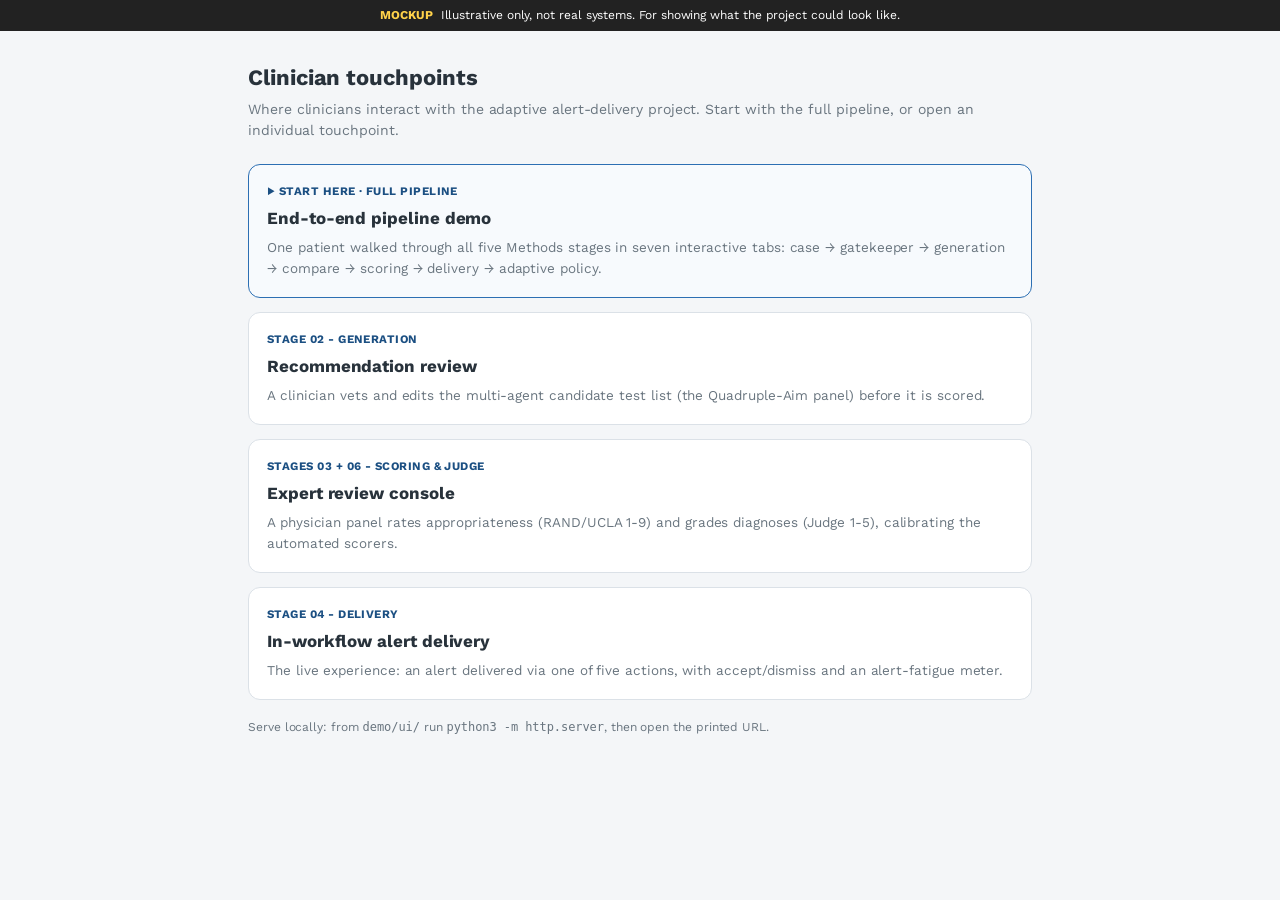
<file: app/ui/index.html>
<!doctype html>
<html lang="en">
<head>
<meta charset="utf-8" />
<meta name="viewport" content="width=device-width, initial-scale=1" />
<title>Clinician Mockups - Adaptive Alert Delivery</title>
<link rel="preconnect" href="https://fonts.googleapis.com" />
<link rel="preconnect" href="https://fonts.gstatic.com" crossorigin />
<link href="https://fonts.googleapis.com/css2?family=Work+Sans:wght@400;500;600&display=swap" rel="stylesheet" />
<style>
  :root{--bg:#f4f6f8;--panel:#fff;--ink:#28323b;--muted:#69757f;--line:#dbe1e7;--blue:#2c6fb3;--blue-d:#1b4f82}
  *{box-sizing:border-box}
  body{margin:0;font:14px/1.55 "Work Sans","Avenir Next",ui-sans-serif,-apple-system,Inter,Segoe UI,Roboto,Helvetica,Arial,sans-serif;background:var(--bg);color:var(--ink);letter-spacing:-.005em;-webkit-font-smoothing:antialiased}
  .mockup-banner{background:#222;color:#fff;text-align:center;padding:6px;font-size:12px}
  .mockup-banner b{color:#ffd24a}
  .wrap{max-width:820px;margin:30px auto;padding:0 18px}
  h1{font-size:22px;margin:0 0 4px}
  .sub{color:var(--muted);margin-bottom:22px}
  a.card{display:block;text-decoration:none;color:inherit;background:var(--panel);border:1px solid var(--line);
         border-radius:12px;padding:18px;margin-bottom:14px;transition:border-color .15s,box-shadow .15s}
  a.card:hover{border-color:var(--blue);box-shadow:0 6px 20px rgba(20,40,70,.08)}
  .card .stage{font-size:11.5px;font-weight:700;color:var(--blue-d);letter-spacing:.04em}
  .card h2{margin:4px 0 6px;font-size:17px}
  .card p{margin:0;color:var(--muted);font-size:13.5px}
  .footer{color:var(--muted);font-size:12px;margin-top:18px}
</style>
</head>
<body>
<div class="mockup-banner"><b>MOCKUP</b> &nbsp;Illustrative only, not real systems. For showing what the project could look like.</div>
<div class="wrap">
  <h1>Clinician touchpoints</h1>
  <div class="sub">Where clinicians interact with the adaptive alert-delivery project. Start with the full pipeline, or open an individual touchpoint.</div>

  <a class="card" href="pipeline.html" style="border-color:#2c6fb3;background:#f7fafd">
    <div class="stage">▶ START HERE · FULL PIPELINE</div>
    <h2>End-to-end pipeline demo</h2>
    <p>One patient walked through all five Methods stages in seven interactive tabs: case → gatekeeper → generation → compare → scoring → delivery → adaptive policy.</p>
  </a>

  <a class="card" href="recommendation_review.html">
    <div class="stage">STAGE 02 - GENERATION</div>
    <h2>Recommendation review</h2>
    <p>A clinician vets and edits the multi-agent candidate test list (the Quadruple-Aim panel) before it is scored.</p>
  </a>

  <a class="card" href="annotation_console.html">
    <div class="stage">STAGES 03 + 06 - SCORING &amp; JUDGE</div>
    <h2>Expert review console</h2>
    <p>A physician panel rates appropriateness (RAND/UCLA 1-9) and grades diagnoses (Judge 1-5), calibrating the automated scorers.</p>
  </a>

  <a class="card" href="clinician_ui.html">
    <div class="stage">STAGE 04 - DELIVERY</div>
    <h2>In-workflow alert delivery</h2>
    <p>The live experience: an alert delivered via one of five actions, with accept/dismiss and an alert-fatigue meter.</p>
  </a>

  <div class="footer">Serve locally: from <code>demo/ui/</code> run <code>python3 -m http.server</code>, then open the printed URL.</div>
</div>
</body>
</html>
</file>
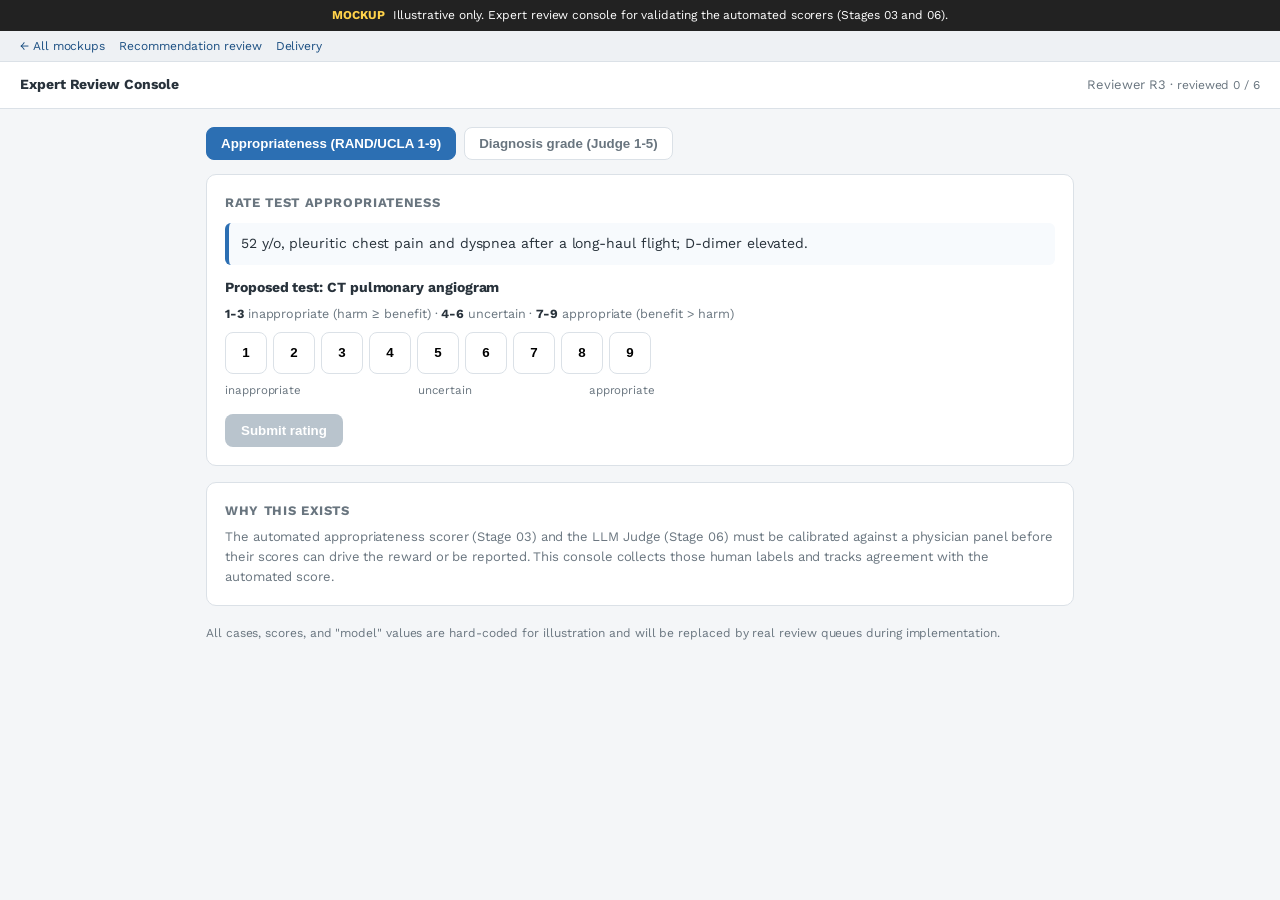
<file: app/ui/annotation_console.html>
<!doctype html>
<html lang="en">
<head>
<meta charset="utf-8" />
<meta name="viewport" content="width=device-width, initial-scale=1" />
<title>Expert Review Console - Mockup</title>
<link rel="preconnect" href="https://fonts.googleapis.com" />
<link rel="preconnect" href="https://fonts.gstatic.com" crossorigin />
<link href="https://fonts.googleapis.com/css2?family=Work+Sans:wght@400;500;600&display=swap" rel="stylesheet" />
<style>
  :root{--bg:#f4f6f8;--panel:#fff;--ink:#28323b;--muted:#69757f;--line:#dbe1e7;
        --blue:#2c6fb3;--blue-d:#1b4f82;--green:#2e7d4f;--red:#b3322c;--chip:#eef1f4;--amber:#b07a16}
  *{box-sizing:border-box}
  body{margin:0;font:14px/1.55 "Work Sans","Avenir Next",ui-sans-serif,-apple-system,Inter,Segoe UI,Roboto,Helvetica,Arial,sans-serif;background:var(--bg);color:var(--ink);letter-spacing:-.005em;-webkit-font-smoothing:antialiased}
  .mockup-banner{background:#222;color:#fff;text-align:center;padding:6px;font-size:12px}
  .mockup-banner b{color:#ffd24a}
  .nav{font-size:12px;padding:6px 20px;background:#eef1f4;border-bottom:1px solid var(--line)}
  .nav a{color:var(--blue-d);text-decoration:none;margin-right:14px}
  header.app{background:var(--panel);border-bottom:1px solid var(--line);padding:12px 20px;display:flex;justify-content:space-between;align-items:center}
  header.app .title{font-weight:700}
  header.app .who{color:var(--muted);font-size:13px}
  .wrap{max-width:900px;margin:18px auto;padding:0 16px}
  .panel{background:var(--panel);border:1px solid var(--line);border-radius:10px;padding:18px;margin-bottom:16px}
  .panel h2{margin:0 0 6px;font-size:13px;text-transform:uppercase;letter-spacing:.05em;color:var(--muted)}
  .tabs{display:flex;gap:8px;margin-bottom:14px}
  .tabs button{padding:8px 14px;border:1px solid var(--line);background:#fff;border-radius:8px;cursor:pointer;font-weight:600;color:var(--muted)}
  .tabs button.on{background:var(--blue);color:#fff;border-color:var(--blue)}
  .vignette{background:#f7fafd;border-left:4px solid var(--blue);padding:10px 12px;border-radius:6px;margin:10px 0}
  .q{font-weight:700;margin:12px 0 4px}
  .scale{display:flex;gap:6px;flex-wrap:wrap;margin:8px 0}
  .scale button{width:42px;height:42px;border:1px solid var(--line);background:#fff;border-radius:8px;cursor:pointer;font-weight:700}
  .scale button:hover{border-color:var(--blue)}
  .scale button.sel{background:var(--blue);color:#fff;border-color:var(--blue)}
  .scalekey{display:flex;justify-content:space-between;font-size:11.5px;color:var(--muted);max-width:430px}
  .rubric{font-size:12.5px;color:var(--muted);margin:6px 0}
  .rubric b{color:var(--ink)}
  .btn{margin-top:14px;padding:9px 16px;border:0;border-radius:8px;background:var(--blue);color:#fff;font-weight:600;cursor:pointer}
  .btn:disabled{background:#b9c4cd;cursor:not-allowed}
  .feedback{margin-top:12px;padding:10px 12px;border-radius:8px;background:#eef1f4;font-size:13px;display:none}
  .feedback.show{display:block}
  .agree{color:var(--green);font-weight:600} .disagree{color:var(--amber);font-weight:600}
  .prog{font-size:12px;color:var(--muted)}
  .hidden{display:none}
  .footer{max-width:900px;margin:8px auto 30px;padding:0 16px;color:var(--muted);font-size:12px}
</style>
</head>
<body>
<div class="mockup-banner"><b>MOCKUP</b> &nbsp;Illustrative only. Expert review console for validating the automated scorers (Stages 03 and 06).</div>
<div class="nav"><a href="index.html">&larr; All mockups</a><a href="recommendation_review.html">Recommendation review</a><a href="clinician_ui.html">Delivery</a></div>
<header class="app">
  <div class="title">Expert Review Console</div>
  <div class="who">Reviewer R3 &middot; <span class="prog" id="prog"></span></div>
</header>

<div class="wrap">
  <div class="tabs">
    <button id="tabA" class="on" onclick="setTask('appr')">Appropriateness (RAND/UCLA 1-9)</button>
    <button id="tabB" onclick="setTask('dx')">Diagnosis grade (Judge 1-5)</button>
  </div>

  <!-- Appropriateness task -->
  <div id="taskAppr" class="panel">
    <h2>Rate test appropriateness</h2>
    <div class="vignette" id="apprCase"></div>
    <div class="q" id="apprTest"></div>
    <div class="rubric"><b>1-3</b> inappropriate (harm &ge; benefit) &middot; <b>4-6</b> uncertain &middot; <b>7-9</b> appropriate (benefit &gt; harm)</div>
    <div class="scale" id="apprScale"></div>
    <div class="scalekey" style="max-width:430px"><span>inappropriate</span><span>uncertain</span><span>appropriate</span></div>
    <button class="btn" id="apprSubmit" disabled onclick="submit('appr')">Submit rating</button>
    <div class="feedback" id="apprFb"></div>
  </div>

  <!-- Diagnosis task -->
  <div id="taskDx" class="panel hidden">
    <h2>Grade the proposed diagnosis vs ground truth</h2>
    <div class="vignette" id="dxCase"></div>
    <div class="q" id="dxProposed"></div>
    <div class="rubric">
      <b>5</b> perfect/superior &middot; <b>4</b> mostly correct (minor) &middot; <b>3</b> partial (major error) &middot;
      <b>2</b> largely incorrect &middot; <b>1</b> completely incorrect. &nbsp;Threshold for "correct" is &ge; 4.
    </div>
    <div class="scale" id="dxScale"></div>
    <button class="btn" id="dxSubmit" disabled onclick="submit('dx')">Submit grade</button>
    <div class="feedback" id="dxFb"></div>
  </div>

  <div class="panel">
    <h2>Why this exists</h2>
    <div style="font-size:13px;color:var(--muted)">
      The automated appropriateness scorer (Stage 03) and the LLM Judge (Stage 06) must be
      calibrated against a physician panel before their scores can drive the reward or be reported.
      This console collects those human labels and tracks agreement with the automated score.
    </div>
  </div>
</div>

<div class="footer">All cases, scores, and "model" values are hard-coded for illustration and will be replaced by real review queues during implementation.</div>

<script>
// Queues are keyed by case so the console reflects the patient picked in pipeline.html
// (?case=ehr|cpc). The picked case's items lead; the other case follows for context.
const APPR_BY = {
  ehr: [
    {case:"52 y/o, pleuritic chest pain and dyspnea after a long-haul flight; D-dimer elevated.",
     test:"CT pulmonary angiogram", model:8},
    {case:"52 y/o PE workup; D-dimer already resulted and elevated this visit.",
     test:"Repeat D-Dimer", model:2}
  ],
  cpc: [
    {case:"41 y/o with IVDU, fevers and a new murmur; high pretest probability of endocarditis.",
     test:"Transesophageal echocardiogram", model:8},
    {case:"41 y/o, same presentation; planning to proceed directly to TEE.",
     test:"Transthoracic echocardiogram (first)", model:3}
  ]
};
const DX_BY = {
  ehr: [
    {case:"52 y/o with pleuritic chest pain; CT pulmonary angiogram shows a segmental filling defect.",
     proposed:"Acute pulmonary embolism", truth:"Other pulmonary embolism without acute cor pulmonale", model:5}
  ],
  cpc: [
    {case:"41 y/o, IVDU, MSSA bacteremia x3 and a tricuspid vegetation on TEE.",
     proposed:"Infective endocarditis", truth:"Infective endocarditis", model:5}
  ]
};
const _caseKey = (new URLSearchParams(location.search).get('case')) || 'ehr';
const _other = _caseKey==='cpc' ? 'ehr' : 'cpc';
const APPR = [...(APPR_BY[_caseKey]||APPR_BY.ehr), ...(APPR_BY[_other]||[])];
const DX   = [...(DX_BY[_caseKey]||DX_BY.ehr),   ...(DX_BY[_other]||[])];
let task="appr", iA=0, iD=0, selA=null, selD=null, done=0;
const total = APPR.length + DX.length;

function buildScale(id, n, onPick){
  const el=document.getElementById(id); el.innerHTML="";
  for(let i=1;i<=n;i++){const b=document.createElement("button");b.textContent=i;
    b.onclick=()=>{[...el.children].forEach(c=>c.classList.remove("sel"));b.classList.add("sel");onPick(i);};
    el.appendChild(b);}
}
function setTask(t){
  task=t;
  document.getElementById("tabA").classList.toggle("on",t==="appr");
  document.getElementById("tabB").classList.toggle("on",t==="dx");
  document.getElementById("taskAppr").classList.toggle("hidden",t!=="appr");
  document.getElementById("taskDx").classList.toggle("hidden",t!=="dx");
}
function loadAppr(){
  if(iA>=APPR.length){document.getElementById("apprCase").textContent="No more appropriateness items in this queue.";
    document.getElementById("apprTest").textContent="";document.getElementById("apprSubmit").disabled=true;return;}
  const it=APPR[iA];selA=null;
  document.getElementById("apprCase").textContent=it.case;
  document.getElementById("apprTest").textContent="Proposed test:  "+it.test;
  document.getElementById("apprFb").classList.remove("show");
  document.getElementById("apprSubmit").disabled=true;
  buildScale("apprScale",9,v=>{selA=v;document.getElementById("apprSubmit").disabled=false;});
}
function loadDx(){
  if(iD>=DX.length){document.getElementById("dxCase").textContent="No more diagnosis items in this queue.";
    document.getElementById("dxProposed").textContent="";document.getElementById("dxSubmit").disabled=true;return;}
  const it=DX[iD];selD=null;
  document.getElementById("dxCase").textContent=it.case;
  document.getElementById("dxProposed").innerHTML="Proposed:  <b>"+it.proposed+"</b><br><span style='color:#69757f'>Ground truth: "+it.truth+"</span>";
  document.getElementById("dxFb").classList.remove("show");
  document.getElementById("dxSubmit").disabled=true;
  buildScale("dxScale",5,v=>{selD=v;document.getElementById("dxSubmit").disabled=false;});
}
function submit(t){
  if(t==="appr"){
    const it=APPR[iA], fb=document.getElementById("apprFb");
    const agree=Math.abs(selA-it.model)<=1;
    fb.innerHTML=`You: <b>${selA}</b> &middot; automated scorer: <b>${it.model}</b> &middot; `+
      (agree?`<span class="agree">agreement</span>`:`<span class="disagree">disagreement (flagged for adjudication)</span>`);
    fb.classList.add("show");iA++;done++;tick();setTimeout(loadAppr,1100);
  } else {
    const it=DX[iD], fb=document.getElementById("dxFb");
    const agree=(selD>=4)===(it.model>=4);
    fb.innerHTML=`You: <b>${selD}</b> &middot; Judge: <b>${it.model}</b> &middot; `+
      (agree?`<span class="agree">same correct/incorrect call</span>`:`<span class="disagree">disagreement (flagged)</span>`);
    fb.classList.add("show");iD++;done++;tick();setTimeout(loadDx,1100);
  }
}
function tick(){document.getElementById("prog").textContent=`reviewed ${done} / ${total}`;}
buildScale("apprScale",9,()=>{});buildScale("dxScale",5,()=>{});
loadAppr();loadDx();tick();
</script>
</body>
</html>
</file>
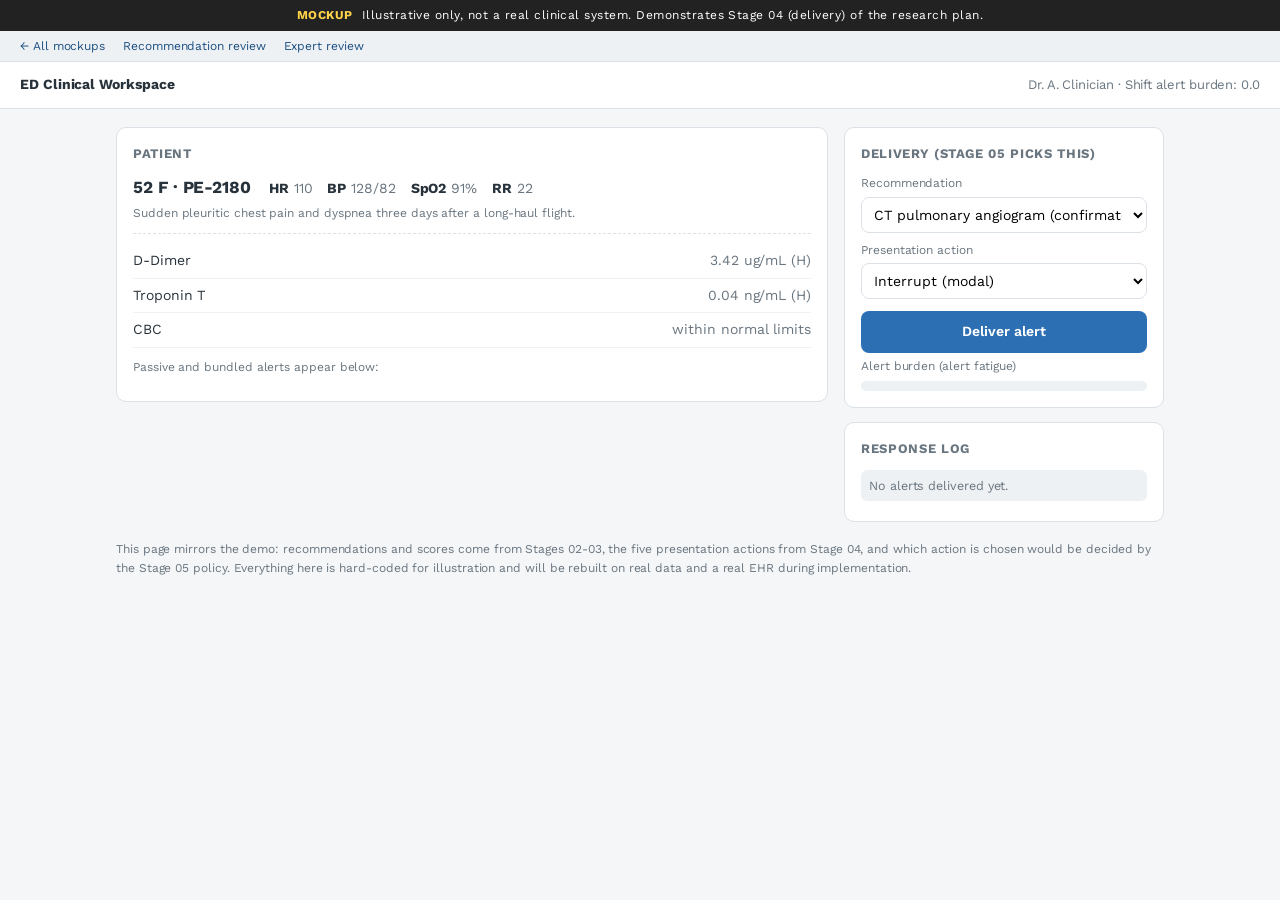
<file: app/ui/clinician_ui.html>
<!doctype html>
<html lang="en">
<head>
<meta charset="utf-8" />
<meta name="viewport" content="width=device-width, initial-scale=1" />
<title>Adaptive Alert Delivery - Clinician UI Mockup</title>
<link rel="preconnect" href="https://fonts.googleapis.com" />
<link rel="preconnect" href="https://fonts.gstatic.com" crossorigin />
<link href="https://fonts.googleapis.com/css2?family=Work+Sans:wght@400;500;600&display=swap" rel="stylesheet" />
<style>
  :root{
    --bg:#f4f6f8; --panel:#ffffff; --ink:#28323b; --muted:#69757f;
    --line:#dbe1e7; --blue:#2c6fb3; --blue-d:#1b4f82; --green:#2e7d4f;
    --amber:#b07a16; --red:#b3322c; --chip:#eef1f4;
  }
  *{box-sizing:border-box}
  body{margin:0;font:14px/1.55 "Work Sans","Avenir Next",ui-sans-serif,-apple-system,Inter,Segoe UI,Roboto,Helvetica,Arial,sans-serif;
       background:var(--bg);color:var(--ink);letter-spacing:-.005em;-webkit-font-smoothing:antialiased}
  .mockup-banner{background:#222;color:#fff;text-align:center;padding:6px;font-size:12px;letter-spacing:.04em}
  .mockup-banner b{color:#ffd24a}
  header.app{background:var(--panel);border-bottom:1px solid var(--line);padding:12px 20px;
             display:flex;justify-content:space-between;align-items:center}
  header.app .title{font-weight:700}
  header.app .who{color:var(--muted);font-size:13px}
  .wrap{max-width:1080px;margin:18px auto;padding:0 16px;display:grid;
        grid-template-columns:1fr 320px;gap:16px}
  .panel{background:var(--panel);border:1px solid var(--line);border-radius:10px;padding:16px}
  .panel h2{margin:0 0 10px;font-size:13px;text-transform:uppercase;letter-spacing:.05em;color:var(--muted)}
  .pt-banner{display:flex;gap:18px;flex-wrap:wrap;align-items:baseline}
  .pt-banner .name{font-size:17px;font-weight:700}
  .pt-banner .vit{color:var(--muted)}
  .pt-banner .vit b{color:var(--ink)}
  .orders{margin-top:10px;border-top:1px dashed var(--line);padding-top:10px}
  .order-row{display:flex;justify-content:space-between;padding:6px 0;border-bottom:1px solid #f0f3f5}
  .order-row .res{color:var(--muted)}
  .controls label{display:block;font-size:12px;color:var(--muted);margin:8px 0 4px}
  select,button{font:inherit}
  select{width:100%;padding:8px;border:1px solid var(--line);border-radius:8px;background:#fff}
  .btn{display:inline-block;margin-top:12px;width:100%;padding:10px;border:0;border-radius:8px;
       background:var(--blue);color:#fff;font-weight:600;cursor:pointer}
  .btn:hover{background:var(--blue-d)}
  .meter{height:10px;background:#eef1f4;border-radius:6px;overflow:hidden;margin-top:6px}
  .meter > div{height:100%;background:linear-gradient(90deg,#3a9d63,#d8a72b,#c4453c);width:0;transition:width .3s}
  .log{font-size:12.5px;max-height:210px;overflow:auto;margin:0;padding-left:0;list-style:none}
  .log li{padding:6px 8px;border-radius:6px;margin-bottom:4px;background:var(--chip)}
  .log .ok{color:var(--green)} .log .no{color:var(--red)} .log .mut{color:var(--muted)}

  /* ---- the recommendation card (shared) ---- */
  .rec{border:1px solid var(--line);border-radius:10px;padding:12px;background:#fff}
  .rec .top{display:flex;justify-content:space-between;align-items:flex-start;gap:10px}
  .rec .test{font-weight:700}
  .chips{display:flex;gap:6px;flex-wrap:wrap;margin:8px 0}
  .chip{font-size:11.5px;padding:2px 8px;border-radius:20px;background:var(--chip);color:var(--ink)}
  .chip.good{background:#e4f2ea;color:var(--green)}
  .chip.harm{background:#f7e8e6;color:var(--red)}
  .rec .why{color:var(--muted);font-size:13px}
  .rec .acts{margin-top:10px;display:flex;gap:8px}
  .rec .acts button{flex:1;padding:8px;border-radius:8px;border:1px solid var(--line);background:#fff;cursor:pointer;font-weight:600}
  .rec .acts .accept{border-color:#bfe0cd;color:var(--green)}
  .rec .acts .dismiss{border-color:#eccfcc;color:var(--red)}

  /* interrupt = modal overlay */
  .overlay{position:fixed;inset:0;background:rgba(20,28,36,.45);display:none;align-items:center;justify-content:center;z-index:50}
  .overlay.show{display:flex}
  .modal{width:440px;max-width:92vw;background:#fff;border-radius:12px;padding:18px;box-shadow:0 18px 50px rgba(0,0,0,.3)}
  .modal .tag{font-size:11px;color:var(--red);font-weight:700;letter-spacing:.05em}

  /* passive = inline banner */
  .passive-slot .rec{border-left:4px solid var(--blue);background:#f7fafd}
  /* delay = toast */
  .toast{position:fixed;right:18px;bottom:18px;background:#28323b;color:#fff;padding:10px 14px;border-radius:8px;
         display:none;z-index:40;font-size:13px}
  .toast.show{display:block}
  /* bundle highlight */
  .bundle-note{font-size:12px;color:var(--amber);margin-bottom:6px}
  .hint{color:var(--muted);font-size:12px;margin-top:4px}
  .footer{max-width:1080px;margin:8px auto 30px;padding:0 16px;color:var(--muted);font-size:12px}
  code{background:#eef1f4;padding:1px 5px;border-radius:4px}
</style>
</head>
<body>
<div class="mockup-banner"><b>MOCKUP</b> &nbsp;Illustrative only, not a real clinical system. Demonstrates Stage 04 (delivery) of the research plan.</div>
<div style="font-size:12px;padding:6px 20px;background:#eef1f4;border-bottom:1px solid var(--line)">
  <a href="index.html" style="color:#1b4f82;text-decoration:none;margin-right:14px">&larr; All mockups</a>
  <a href="recommendation_review.html" style="color:#1b4f82;text-decoration:none;margin-right:14px">Recommendation review</a>
  <a href="annotation_console.html" style="color:#1b4f82;text-decoration:none">Expert review</a>
</div>

<header class="app">
  <div class="title">ED Clinical Workspace</div>
  <div class="who">Dr. A. Clinician &middot; Shift alert burden: <span id="burdenTxt">0.0</span></div>
</header>

<div class="wrap">
  <!-- LEFT: chart + where alerts land -->
  <div>
    <div class="panel">
      <h2>Patient</h2>
      <div class="pt-banner">
        <span class="name" id="ptName">52 F &middot; PE-2180</span>
        <span class="vit" id="ptVits"><b>HR</b> 110 &nbsp; <b>BP</b> 128/82 &nbsp; <b>SpO2</b> 91% &nbsp; <b>RR</b> 22</span>
      </div>
      <div class="hint" id="ptHint">Sudden pleuritic chest pain and dyspnea three days after a long-haul flight.</div>
      <div class="orders" id="ptOrders">
        <div class="order-row"><span>D-Dimer</span><span class="res">3.42 ug/mL (H)</span></div>
        <div class="order-row"><span>Troponin T</span><span class="res">0.04 ng/mL (H)</span></div>
        <div class="order-row"><span>CBC</span><span class="res">within normal limits</span></div>
      </div>
      <div class="hint" style="margin-top:10px">Passive and bundled alerts appear below:</div>
      <div id="passiveSlot" class="passive-slot" style="margin-top:8px"></div>
    </div>
  </div>

  <!-- RIGHT: demo controls + response log -->
  <div>
    <div class="panel controls">
      <h2>Delivery (Stage 05 picks this)</h2>
      <label>Recommendation</label>
      <select id="recSel"></select>
      <label>Presentation action</label>
      <select id="actSel">
        <option value="interrupt">Interrupt (modal)</option>
        <option value="passive">Passive (inline note)</option>
        <option value="bundle">Bundle (group related)</option>
        <option value="delay">Delay (resurface later)</option>
        <option value="suppress">Suppress (withhold)</option>
      </select>
      <button class="btn" onclick="deliver()">Deliver alert</button>
      <div class="hint">Alert burden (alert fatigue)</div>
      <div class="meter"><div id="burdenBar"></div></div>
    </div>

    <div class="panel" style="margin-top:14px">
      <h2>Response log</h2>
      <ul id="log" class="log"><li class="mut">No alerts delivered yet.</li></ul>
    </div>
  </div>
</div>

<div class="footer">
  This page mirrors the demo: recommendations and scores come from Stages 02-03, the five
  presentation actions from Stage 04, and which action is chosen would be decided by the
  Stage 05 policy. Everything here is hard-coded for illustration and will be rebuilt on real
  data and a real EHR during implementation.
</div>

<!-- interrupt modal -->
<div class="overlay" id="overlay">
  <div class="modal" id="modalBody"></div>
</div>
<!-- delay toast -->
<div class="toast" id="toast"></div>

<script>
// Two case profiles; ?case=ehr|cpc (from pipeline.html) selects one. Default = ehr/PE.
const CASES = {
  ehr: {
    name:"52 F · PE-2180",
    vits:"<b>HR</b> 110 &nbsp; <b>BP</b> 128/82 &nbsp; <b>SpO2</b> 91% &nbsp; <b>RR</b> 22",
    hint:"Sudden pleuritic chest pain and dyspnea three days after a long-haul flight.",
    orders:[["D-Dimer","3.42 ug/mL (H)"],["Troponin T","0.04 ng/mL (H)"],["CBC","within normal limits"]],
    bundleWith:"Chest radiograph",
    recs:{
      ctpa:  {test:"CT pulmonary angiogram", appr:0.88, harm:0.87,
              why:"Discriminates the leading differential (pulmonary embolism); high diagnostic yield.", value:"high"},
      ddimer:{test:"Repeat D-Dimer", appr:0.05, harm:0.11,
              why:"Already resulted this visit; duplicative and low yield.", value:"low"}
    }
  },
  cpc: {
    name:"41 M · CPC-EI-0041",
    vits:"<b>T</b> 38.9 &nbsp; <b>HR</b> 116 &nbsp; <b>BP</b> 108/64 &nbsp; <b>SpO2</b> 96%",
    hint:"Two weeks of fevers, night sweats and fatigue; injection drug use; new murmur.",
    orders:[["Blood cultures","3/3 sets MSSA"],["CBC","WBC 14.2 (H), Hgb 10.8 (L)"],["ESR / CRP","88 mm/hr · 142 mg/L (H)"]],
    bundleWith:"Repeat blood cultures",
    recs:{
      tee: {test:"Transesophageal echocardiogram", appr:0.86, harm:0.70,
            why:"Definitive for the tricuspid vegetation given high pretest probability; high yield.", value:"high"},
      tte: {test:"Transthoracic echocardiogram (first)", appr:0.30, harm:0.45,
            why:"Lower-sensitivity first step; redundant when TEE is already indicated.", value:"low"}
    }
  }
};
const _caseKey = (new URLSearchParams(location.search).get('case')) || 'ehr';
const CASE = CASES[_caseKey] || CASES.ehr;
const RECS = CASE.recs;
let burden = 0;

function loadCase(){
  document.getElementById('ptName').textContent = CASE.name;
  document.getElementById('ptVits').innerHTML = CASE.vits;
  document.getElementById('ptHint').textContent = CASE.hint;
  document.getElementById('ptOrders').innerHTML =
    CASE.orders.map(o=>`<div class="order-row"><span>${o[0]}</span><span class="res">${o[1]}</span></div>`).join('');
  const sel=document.getElementById('recSel'); sel.innerHTML='';
  Object.keys(RECS).forEach(k=>{
    const o=document.createElement('option'); o.value=k;
    o.textContent=`${RECS[k].test} (${RECS[k].value==='high'?'confirmatory':'low value'})`;
    sel.appendChild(o);
  });
}

function recCard(r, withActions){
  const chips = `<div class="chips">
      <span class="chip ${r.appr>=0.6?'good':''}">appropriateness ${r.appr.toFixed(2)}</span>
      <span class="chip ${r.harm>=0.6?'harm':''}">harm/burden ${r.harm.toFixed(2)}</span>
      <span class="chip">${r.value} value</span></div>`;
  const acts = withActions ? `<div class="acts">
      <button class="accept" onclick="respond('${r.test}',true)">Order it</button>
      <button class="dismiss" onclick="respond('${r.test}',false)">Dismiss</button></div>` : "";
  return `<div class="rec"><div class="top"><span class="test">${r.test}</span></div>
      ${chips}<div class="why">${r.why}</div>${acts}</div>`;
}

function setBurden(v){
  burden = Math.max(0, v);
  document.getElementById('burdenTxt').textContent = burden.toFixed(1);
  document.getElementById('burdenBar').style.width = Math.min(100, burden/6*100) + '%';
}

function logLine(html){
  const log = document.getElementById('log');
  if(log.firstChild && log.firstChild.classList && log.firstChild.classList.contains('mut')) log.innerHTML='';
  const li = document.createElement('li'); li.innerHTML = html; log.prepend(li);
}

const BURDEN_ADD = {interrupt:1.0, passive:0.3, bundle:0.5, delay:0.5, suppress:0.0};

function deliver(){
  setBurden(burden*0.8);                         // time passes: fatigue recovers a little
  const r = RECS[document.getElementById('recSel').value];
  const act = document.getElementById('actSel').value;
  document.getElementById('passiveSlot').innerHTML = "";   // clear previous inline alert

  if(act==='suppress'){
    logLine(`<span class="mut">SUPPRESSED &middot; ${r.test} withheld (kept off the screen)</span>`);
    return;
  }
  setBurden(burden + BURDEN_ADD[act]);

  if(act==='interrupt'){
    document.getElementById('modalBody').innerHTML =
      `<div class="tag">INTERRUPTIVE ALERT</div>` + recCard(r, true);
    document.getElementById('overlay').classList.add('show');
  } else if(act==='passive'){
    document.getElementById('passiveSlot').innerHTML =
      `<div class="hint">Passive recommendation:</div>` + recCard(r, true);
  } else if(act==='bundle'){
    const bundled = `<div class="rec"><div class="bundle-note">Bundled order set (1 alert, 2 items)</div>
        <div class="top"><span class="test">${r.test}</span></div>
        ${recCardChips(r)}
        <div class="top" style="margin-top:8px"><span class="test">${CASE.bundleWith}</span></div>
        <div class="why">Grouped to avoid a second interruption.</div>
        <div class="acts"><button class="accept" onclick="respond('${r.test} (bundle)',true)">Order set</button>
        <button class="dismiss" onclick="respond('${r.test} (bundle)',false)">Dismiss</button></div></div>`;
    document.getElementById('passiveSlot').innerHTML = bundled;
  } else if(act==='delay'){
    const t = document.getElementById('toast');
    t.textContent = `Snoozed: ${r.test} will resurface at a quieter moment.`;
    t.classList.add('show'); setTimeout(()=>t.classList.remove('show'), 2600);
    logLine(`<span class="mut">DELAYED &middot; ${r.test} held for later</span>`);
  }
}

function recCardChips(r){
  return `<div class="chips">
      <span class="chip ${r.appr>=0.6?'good':''}">appropriateness ${r.appr.toFixed(2)}</span>
      <span class="chip ${r.harm>=0.6?'harm':''}">harm/burden ${r.harm.toFixed(2)}</span></div>`;
}

function respond(test, accepted){
  document.getElementById('overlay').classList.remove('show');
  if(accepted) logLine(`<span class="ok">ORDERED</span> &middot; ${test}`);
  else logLine(`<span class="no">DISMISSED</span> &middot; ${test}`);
}

loadCase();
setBurden(0);
// allow ?auto=interrupt (etc.) to open a state on load, for screenshots
const _auto = new URLSearchParams(location.search).get('auto');
if(_auto){ document.getElementById('actSel').value = _auto; deliver(); }
</script>
</body>
</html>
</file>
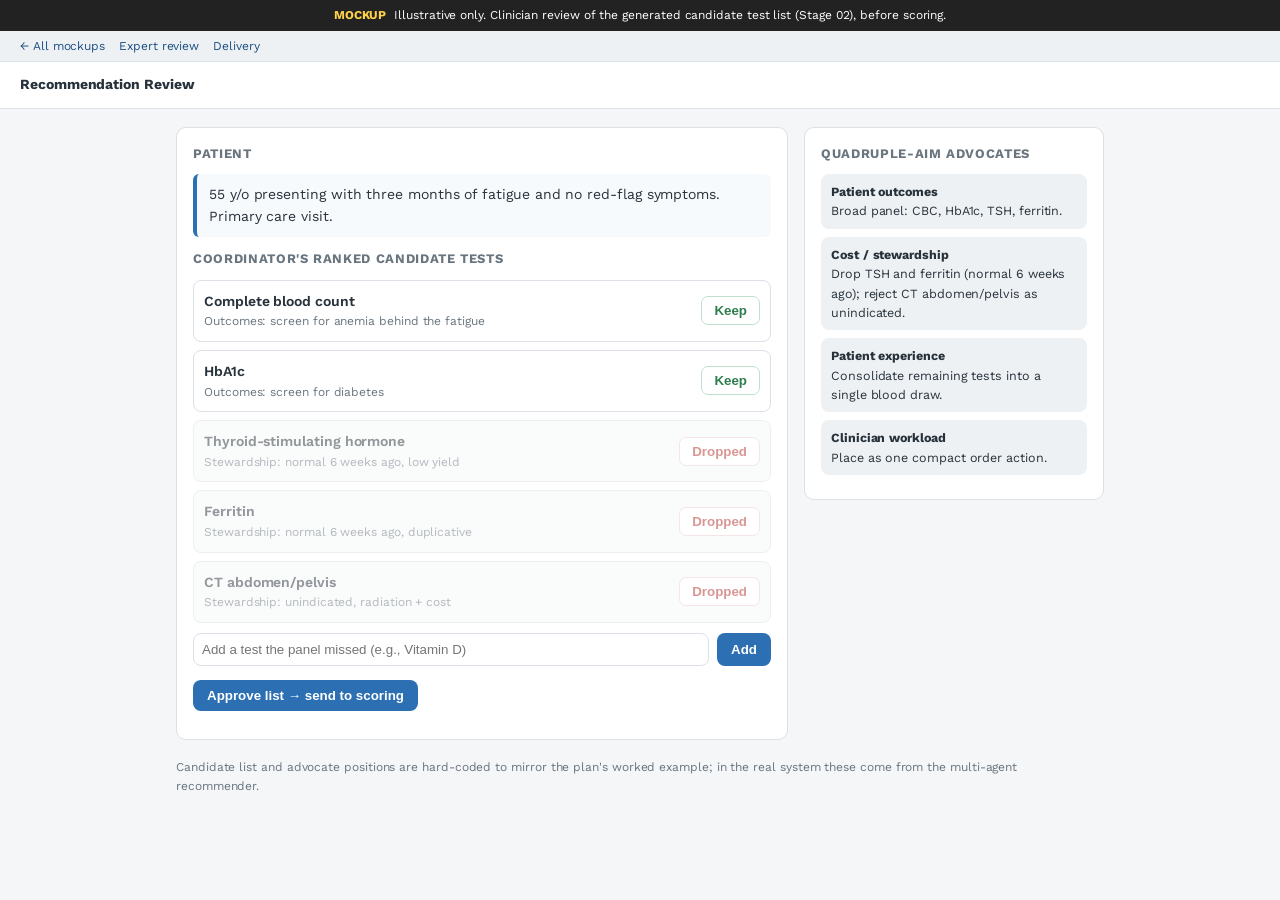
<file: app/ui/recommendation_review.html>
<!doctype html>
<html lang="en">
<head>
<meta charset="utf-8" />
<meta name="viewport" content="width=device-width, initial-scale=1" />
<title>Recommendation Review - Mockup</title>
<link rel="preconnect" href="https://fonts.googleapis.com" />
<link rel="preconnect" href="https://fonts.gstatic.com" crossorigin />
<link href="https://fonts.googleapis.com/css2?family=Work+Sans:wght@400;500;600&display=swap" rel="stylesheet" />
<style>
  :root{--bg:#f4f6f8;--panel:#fff;--ink:#28323b;--muted:#69757f;--line:#dbe1e7;
        --blue:#2c6fb3;--blue-d:#1b4f82;--green:#2e7d4f;--red:#b3322c;--chip:#eef1f4;--amber:#b07a16}
  *{box-sizing:border-box}
  body{margin:0;font:14px/1.55 "Work Sans","Avenir Next",ui-sans-serif,-apple-system,Inter,Segoe UI,Roboto,Helvetica,Arial,sans-serif;background:var(--bg);color:var(--ink);letter-spacing:-.005em;-webkit-font-smoothing:antialiased}
  .mockup-banner{background:#222;color:#fff;text-align:center;padding:6px;font-size:12px}
  .mockup-banner b{color:#ffd24a}
  .nav{font-size:12px;padding:6px 20px;background:#eef1f4;border-bottom:1px solid var(--line)}
  .nav a{color:var(--blue-d);text-decoration:none;margin-right:14px}
  header.app{background:var(--panel);border-bottom:1px solid var(--line);padding:12px 20px}
  header.app .title{font-weight:700}
  .wrap{max-width:960px;margin:18px auto;padding:0 16px;display:grid;grid-template-columns:1fr 300px;gap:16px}
  .panel{background:var(--panel);border:1px solid var(--line);border-radius:10px;padding:16px}
  .panel h2{margin:0 0 10px;font-size:13px;text-transform:uppercase;letter-spacing:.05em;color:var(--muted)}
  .vignette{background:#f7fafd;border-left:4px solid var(--blue);padding:10px 12px;border-radius:6px;margin-bottom:12px}
  .cand{display:flex;align-items:center;justify-content:space-between;gap:10px;padding:10px;border:1px solid var(--line);border-radius:8px;margin-bottom:8px}
  .cand.out{opacity:.5;background:#f7f8f9}
  .cand .name{font-weight:600}
  .cand .why{font-size:12px;color:var(--muted)}
  .cand .toggle{padding:6px 12px;border:1px solid var(--line);border-radius:7px;background:#fff;cursor:pointer;font-weight:600;white-space:nowrap}
  .cand .toggle.keep{border-color:#bfe0cd;color:var(--green)}
  .cand .toggle.drop{border-color:#eccfcc;color:var(--red)}
  .add{display:flex;gap:8px;margin-top:10px}
  .add input{flex:1;padding:8px;border:1px solid var(--line);border-radius:8px}
  .add button,.btn{padding:8px 14px;border:0;border-radius:8px;background:var(--blue);color:#fff;font-weight:600;cursor:pointer}
  .advocate{font-size:12.5px;padding:8px 10px;border-radius:8px;background:var(--chip);margin-bottom:8px}
  .advocate b{display:block;color:var(--ink)}
  .out-list{font-size:13px}
  .out-list li{margin-bottom:4px}
  .footer{max-width:960px;margin:8px auto 30px;padding:0 16px;color:var(--muted);font-size:12px}
</style>
</head>
<body>
<div class="mockup-banner"><b>MOCKUP</b> &nbsp;Illustrative only. Clinician review of the generated candidate test list (Stage 02), before scoring.</div>
<div class="nav"><a href="index.html">&larr; All mockups</a><a href="annotation_console.html">Expert review</a><a href="clinician_ui.html">Delivery</a></div>
<header class="app"><div class="title">Recommendation Review</div></header>

<div class="wrap">
  <div>
    <div class="panel">
      <h2>Patient</h2>
      <div class="vignette">55 y/o presenting with three months of fatigue and no red-flag symptoms. Primary care visit.</div>
      <h2>Coordinator's ranked candidate tests</h2>
      <div id="cands"></div>
      <div class="add">
        <input id="addBox" placeholder="Add a test the panel missed (e.g., Vitamin D)" />
        <button onclick="addTest()">Add</button>
      </div>
      <button class="btn" style="margin-top:14px" onclick="submitList()">Approve list &rarr; send to scoring</button>
      <div id="result" style="margin-top:12px"></div>
    </div>
  </div>

  <div>
    <div class="panel">
      <h2>Quadruple-Aim advocates</h2>
      <div class="advocate"><b>Patient outcomes</b>Broad panel: CBC, HbA1c, TSH, ferritin.</div>
      <div class="advocate"><b>Cost / stewardship</b>Drop TSH and ferritin (normal 6 weeks ago); reject CT abdomen/pelvis as unindicated.</div>
      <div class="advocate"><b>Patient experience</b>Consolidate remaining tests into a single blood draw.</div>
      <div class="advocate"><b>Clinician workload</b>Place as one compact order action.</div>
    </div>
  </div>
</div>

<div class="footer">Candidate list and advocate positions are hard-coded to mirror the plan's worked example; in the real system these come from the multi-agent recommender.</div>

<script>
let cands=[
  {name:"Complete blood count", why:"Outcomes: screen for anemia behind the fatigue", keep:true},
  {name:"HbA1c", why:"Outcomes: screen for diabetes", keep:true},
  {name:"Thyroid-stimulating hormone", why:"Stewardship: normal 6 weeks ago, low yield", keep:false},
  {name:"Ferritin", why:"Stewardship: normal 6 weeks ago, duplicative", keep:false},
  {name:"CT abdomen/pelvis", why:"Stewardship: unindicated, radiation + cost", keep:false}
];
function render(){
  const el=document.getElementById("cands");el.innerHTML="";
  cands.forEach((c,i)=>{
    const row=document.createElement("div");row.className="cand"+(c.keep?"":" out");
    row.innerHTML=`<div><div class="name">${c.name}</div><div class="why">${c.why}</div></div>`;
    const b=document.createElement("button");
    b.className="toggle "+(c.keep?"keep":"drop");b.textContent=c.keep?"Keep":"Dropped";
    b.onclick=()=>{cands[i].keep=!cands[i].keep;render();};
    row.appendChild(b);el.appendChild(row);
  });
}
function addTest(){
  const v=document.getElementById("addBox").value.trim();
  if(!v)return;cands.push({name:v,why:"Added by reviewing clinician",keep:true});
  document.getElementById("addBox").value="";render();
}
function submitList(){
  const kept=cands.filter(c=>c.keep).map(c=>c.name);
  document.getElementById("result").innerHTML=
    `<div style="padding:10px 12px;border-radius:8px;background:#e4f2ea;color:#2e7d4f">`+
    `Sent to scoring (${kept.length}): <b>${kept.join(", ")||"none"}</b></div>`;
}
render();
</script>
</body>
</html>
</file>
